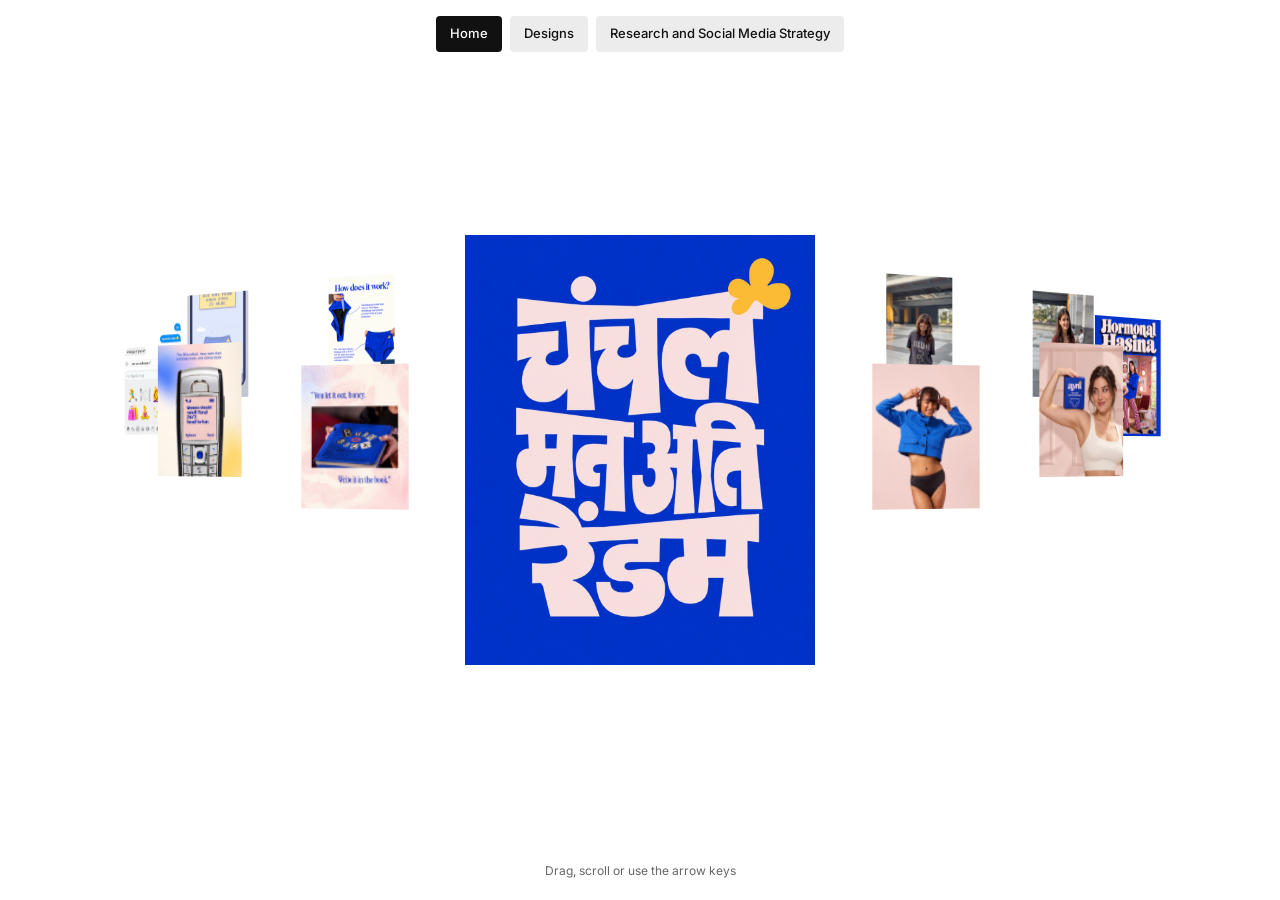
<file: index.html>
<!doctype html>
<html lang="en">
<head>
  <meta charset="utf-8">
  <meta name="viewport" content="width=device-width, initial-scale=1">
  <title>Aayushi Singh | Social Media Strategy for Ayni</title>
  <meta name="description" content="A portfolio of sample social media designs for the Social Media Executive role at Ayni, with the research and strategy behind them.">
  <meta property="og:type" content="website">
  <meta property="og:url" content="https://heyash007.github.io/ayni-sm-strategy/">
  <meta property="og:title" content="Aayushi Singh | Social Media Strategy for Ayni">
  <meta property="og:description" content="Sample social media designs and the research and strategy behind them, for the Social Media Executive role at Ayni.">
  <meta property="og:image" content="https://heyash007.github.io/ayni-sm-strategy/assets/designs/ayni-woman.jpg">
  <link rel="icon" href="favicon.svg" type="image/svg+xml">
  <link rel="preconnect" href="https://fonts.googleapis.com">
  <link rel="preconnect" href="https://fonts.gstatic.com" crossorigin>
  <link href="https://fonts.googleapis.com/css2?family=Inter:wght@400;500;600;700&display=swap" rel="stylesheet">
  <link rel="stylesheet" href="style.css">
</head>
<body data-page="gallery">
  <a class="skip" href="#gallery">Skip to gallery</a>
  <header class="site-header">
    <nav class="site-nav" aria-label="Main">
      <a class="pill on" href="index.html" aria-current="page">Home</a>
      <a class="pill" href="designs.html">Designs</a>
      <a class="pill" href="research.html">Research and Social Media Strategy</a>
    </nav>
    <div class="header-end"></div>
  </header>

  <main id="gallery" class="gallery" aria-roledescription="carousel" aria-label="Social media projects. Drag, scroll or use the left and right arrow keys to move through them.">
    <div class="stage" id="stage"></div>
    <p class="hint" aria-hidden="true">Drag, scroll or use the arrow keys</p>
  </main>

  <noscript><p class="noscript">This gallery needs JavaScript. <a href="research.html">Open the research page</a>.</p></noscript>
  <script src="main.js"></script>
</body>
</html>
</file>
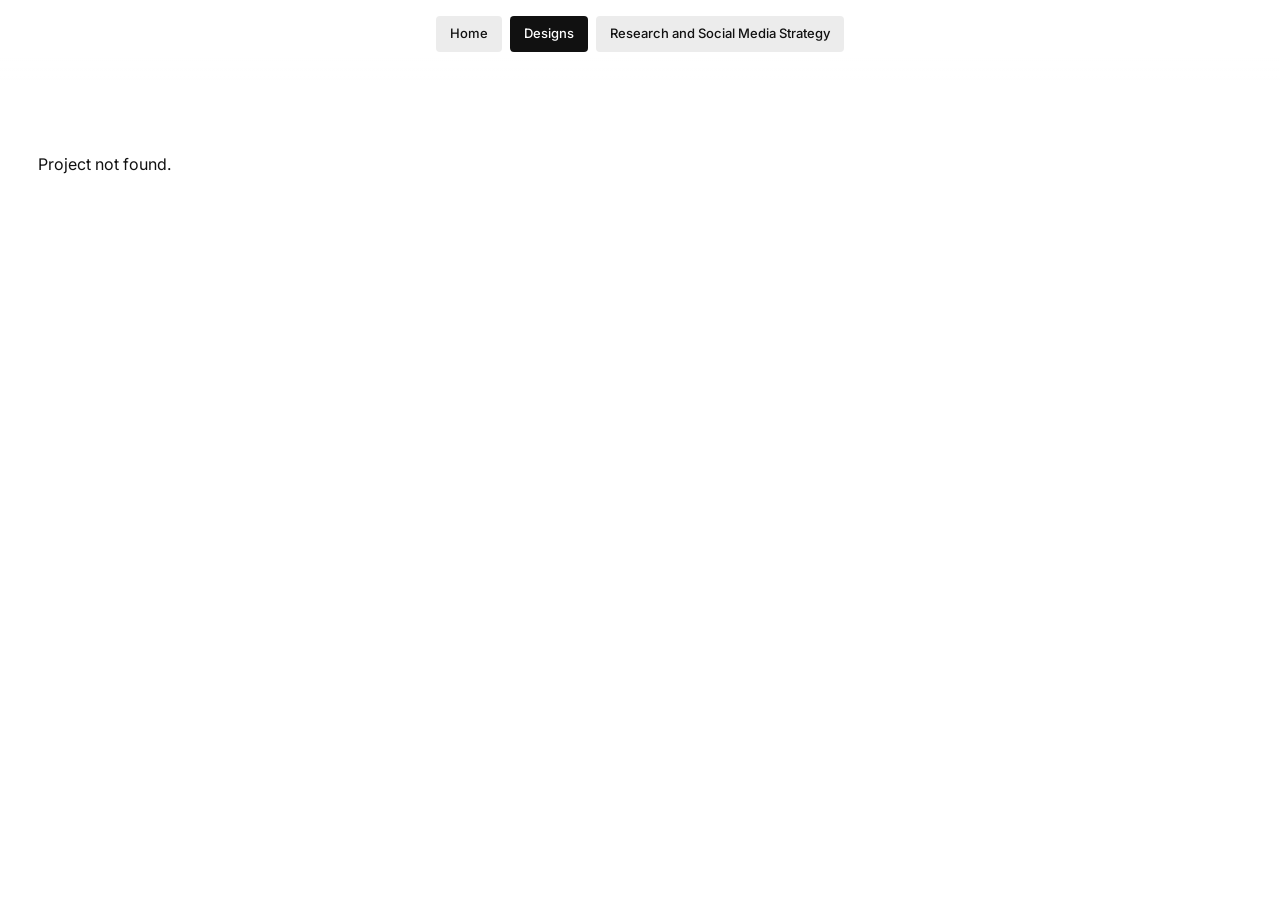
<file: project.html>
<!doctype html>
<html lang="en">
<head>
  <meta charset="utf-8">
  <meta name="viewport" content="width=device-width, initial-scale=1">
  <title>Case Study for Ayni</title>
  <meta name="description" content="A case study from a social media portfolio made for the Social Media Executive role at Ayni.">
  <meta property="og:type" content="website">
  <meta property="og:title" content="Case Study for Ayni">
  <meta property="og:description" content="A social media case study made for the Social Media Executive role at Ayni.">
  <meta property="og:image" content="assets/designs/ayni-gym-woman.jpg">
  <link rel="icon" href="favicon.svg" type="image/svg+xml">
  <link rel="preconnect" href="https://fonts.googleapis.com">
  <link rel="preconnect" href="https://fonts.gstatic.com" crossorigin>
  <link href="https://fonts.googleapis.com/css2?family=Inter:wght@400;500;600;700&display=swap" rel="stylesheet">
  <link rel="stylesheet" href="style.css">
</head>
<body data-page="project">
  <header class="site-header">
    <nav class="site-nav" aria-label="Main">
      <a class="pill" href="index.html">Home</a>
      <a class="pill on" href="designs.html" aria-current="page">Designs</a>
      <a class="pill" href="research.html">Research and Social Media Strategy</a>
    </nav>
    <div class="header-end"></div>
  </header>
  <main id="project" class="case">
    <noscript><p class="noscript">This page needs JavaScript to load the case study.</p></noscript>
  </main>
  <script src="main.js"></script>
</body>
</html>
</file>
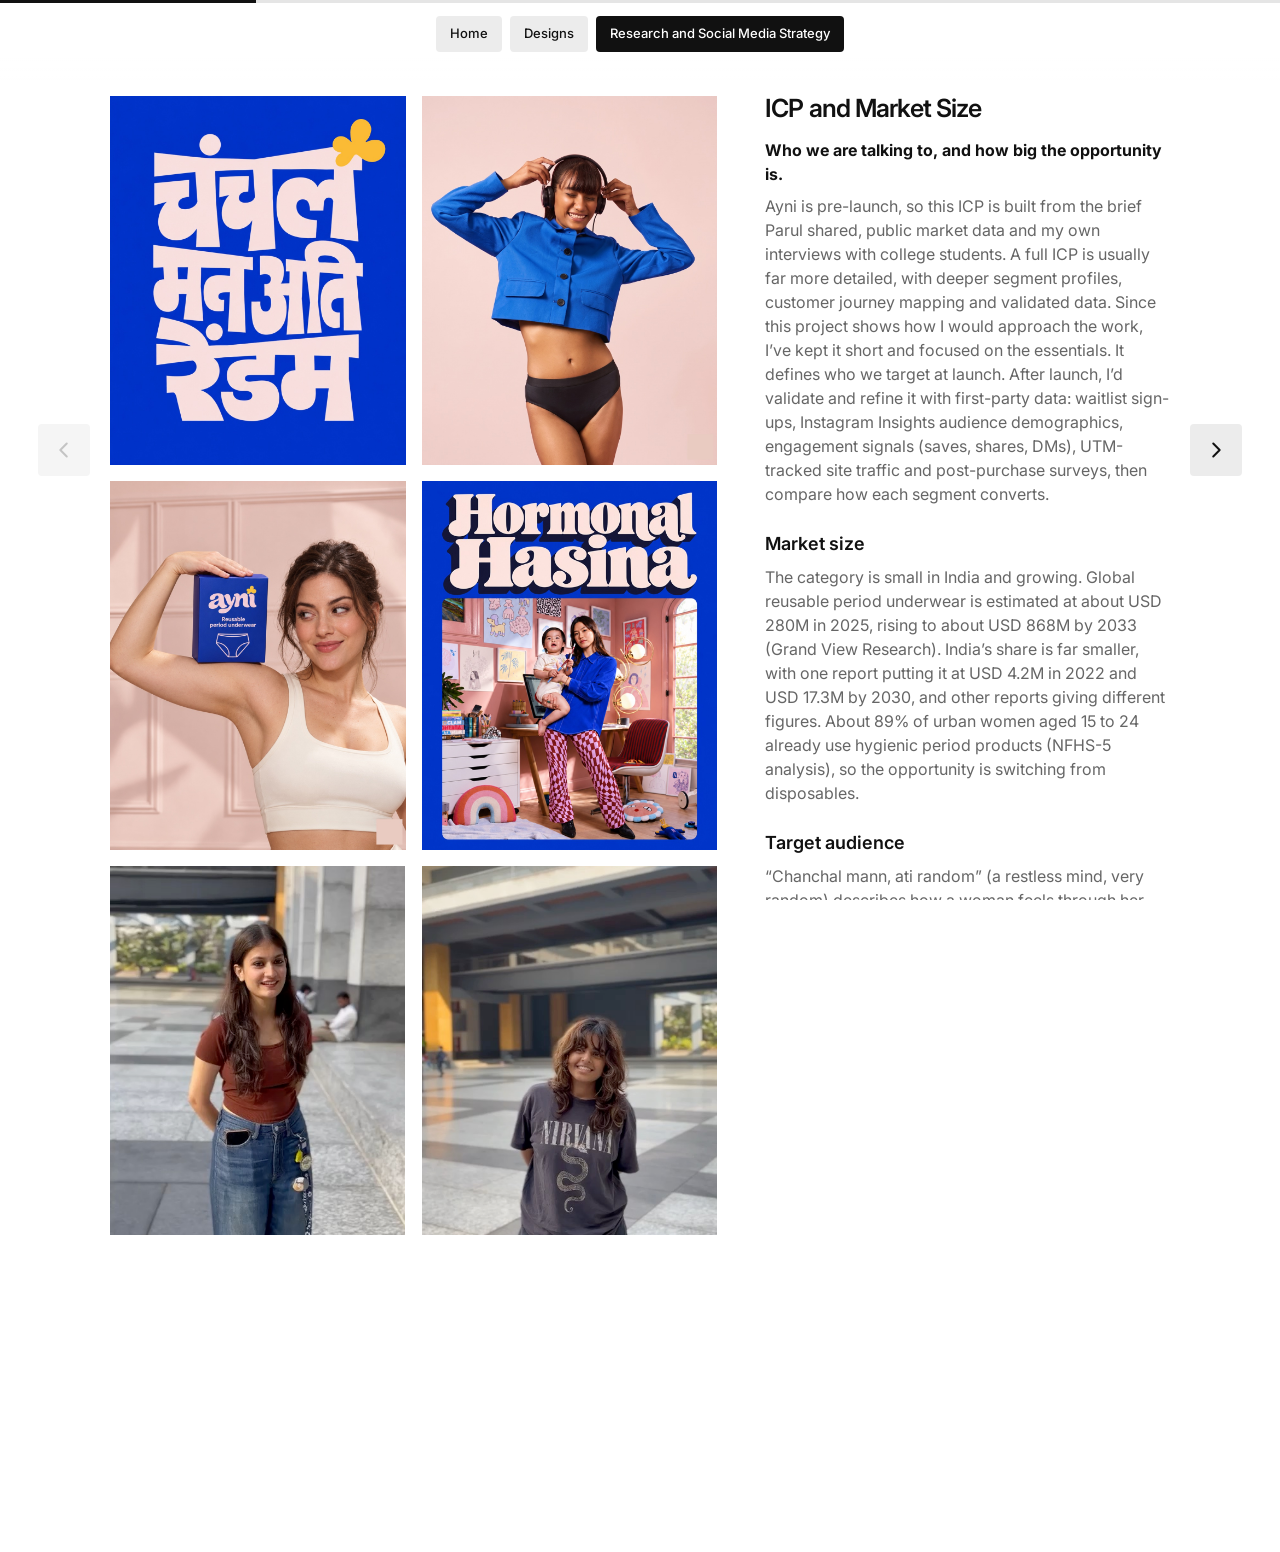
<file: research.html>
<!doctype html>
<html lang="en">
<head>
  <meta charset="utf-8">
  <meta name="viewport" content="width=device-width, initial-scale=1">
  <title>Research and Social Media Strategy for Ayni</title>
  <meta name="description" content="Research and strategy in five steps for the Social Media Executive role at Ayni, shown next to the designs they led to.">
  <meta property="og:type" content="website">
  <meta property="og:title" content="Research and Social Media Strategy for Ayni">
  <meta property="og:description" content="Five steps from audience research to engagement strategy, with sample designs alongside each step.">
  <meta property="og:image" content="https://heyash007.github.io/ayni-sm-strategy/assets/designs/ayni-gym-woman.jpg">
  <link rel="icon" href="favicon.svg" type="image/svg+xml">
  <link rel="preconnect" href="https://fonts.googleapis.com">
  <link rel="preconnect" href="https://fonts.gstatic.com" crossorigin>
  <link href="https://fonts.googleapis.com/css2?family=Inter:wght@400;500;600;700&display=swap" rel="stylesheet">
  <link rel="stylesheet" href="style.css">
</head>
<body data-page="research">
  <header class="site-header">
    <nav class="site-nav" aria-label="Main">
      <a class="pill" href="index.html">Home</a>
      <a class="pill" href="designs.html">Designs</a>
      <a class="pill on" href="research.html" aria-current="page">Research and Social Media Strategy</a>
    </nav>
    <div class="header-end"></div>
  </header>
  <main id="steps" class="steps">
    <noscript><p class="noscript">This page needs JavaScript to load the research content.</p></noscript>
  </main>
  <script src="main.js"></script>
</body>
</html>
</file>
<file: style.css>
:root {
  --bg: #fff;
  --ink: #111;
  --grey: #666;
  --pill: #ececec;
  --gap: 16px;
  --pad: clamp(16px, 3vw, 40px);
}
* { box-sizing: border-box; }
html { scroll-behavior: smooth; }
body {
  margin: 0;
  background: var(--bg);
  color: var(--ink);
  font-family: "Inter", "Helvetica Neue", Arial, sans-serif;
  font-size: 16px;
  line-height: 1.5;
  -webkit-font-smoothing: antialiased;
}
a { color: inherit; }
:focus-visible { outline: 2px solid var(--ink); outline-offset: 3px; }
.skip { position: absolute; left: 8px; top: -60px; background: var(--ink); color: #fff; padding: 8px 12px; border-radius: 6px; z-index: 100; }
.skip:focus { top: 8px; }

.site-header { position: fixed; top: 0; left: 0; right: 0; padding: 16px var(--pad); z-index: 50; display: grid; grid-template-columns: 1fr auto 1fr; align-items: center; gap: 8px; pointer-events: none; }
.site-header > * { pointer-events: auto; }
.site-nav { grid-column: 2; display: flex; gap: 8px; justify-content: center; }
.header-end { grid-column: 3; justify-self: end; display: flex; gap: 8px; }
.pill.on { background: var(--ink); color: #fff; }
.pill.on:hover { background: var(--ink); }
@media (max-width: 699px) {
  .site-header { grid-template-columns: 1fr; justify-items: center; }
  .site-nav, .header-end { grid-column: 1; }
  .header-end:empty { display: none; }
  .pill { font-size: 12px; padding: 7px 11px; }
}
.pill {
  display: inline-block;
  background: var(--pill);
  color: var(--ink);
  font-size: 13px;
  font-weight: 500;
  padding: 8px 14px;
  border-radius: 4px;
  text-decoration: none;
  transition: background .2s;
}
.pill:hover { background: #dedede; }

.noscript { padding: 96px var(--pad); }

/* ---------- Gallery: 3D carousel ---------- */
body[data-page="gallery"] { overflow: hidden; height: 100vh; height: 100dvh; }
.gallery { position: fixed; inset: 0; touch-action: pan-y; cursor: grab; user-select: none; -webkit-user-select: none; overflow: hidden; }
.gallery.dragging { cursor: grabbing; }
.stage { position: absolute; inset: 0; opacity: 0; transition: opacity .5s; }
.stage.ready { opacity: 1; }
.card {
  position: absolute;
  left: 50%;
  top: 50%;
  transform-origin: 50% 50%;
  will-change: transform, opacity;
}
.card-media { display: block; width: 100%; height: 100%; background: #f4f4f4; -webkit-user-drag: none; }
.card .media { display: block; width: 100%; height: 100%; object-fit: cover; opacity: 0; transition: opacity .6s; pointer-events: none; -webkit-user-drag: none; }
.card .media.loaded { opacity: 1; }

/* slim header above the featured image; solid, never faded */
.card-head {
  display: none;
  position: absolute;
  left: 0;
  right: 0;
  bottom: 100%;
  height: 30px;
  align-items: center;
  justify-content: space-between;
  gap: 8px;
  padding: 0 4px 0 8px;
  background: #e9e9e9;
  color: var(--ink);
  font-size: 13px;
}
.hero { z-index: 50; }
.hero .card-media { position: relative; }
.hero-layer { position: absolute; inset: 0; opacity: 0; transition: opacity .18s ease; }
.hero-layer.on { opacity: 1; }
.hero-layer .media { width: 100%; height: 100%; }
.card-title { font-weight: 500; white-space: nowrap; overflow: hidden; text-overflow: ellipsis; }
.card-cta {
  flex: none;
  background: var(--ink);
  color: #fff;
  font-size: 12px;
  font-weight: 500;
  line-height: 1;
  padding: 6px 9px;
  border-radius: 2px;
  text-decoration: none;
}
.card-cta:focus-visible { outline: 2px solid var(--ink); outline-offset: 2px; }
.hint { position: absolute; left: 0; right: 0; bottom: 20px; margin: 0; text-align: center; font-size: 12px; color: var(--grey); pointer-events: none; }
.sr-only { position: absolute; width: 1px; height: 1px; overflow: hidden; clip: rect(0 0 0 0); white-space: nowrap; }

/* ---------- Case study ---------- */
.case { padding: 88px var(--pad) 120px; display: flex; flex-direction: column; gap: 32px; }
.case-title { font-size: clamp(32px, 4.4vw, 52px); line-height: 1.02; letter-spacing: -0.035em; font-weight: 600; margin: 0 0 28px; }
.case-section { margin: 0 0 22px; }
.case-section h2 { font-size: 12px; font-weight: 500; color: var(--grey); margin: 0 0 4px; }
.case-section p { margin: 0; font-size: 15px; }
.case-section .tbd { color: var(--grey); }
.case-link { display: inline-block; margin: 6px 0 24px; font-size: 14px; font-weight: 500; border-bottom: 1px solid var(--ink); text-decoration: none; }
.case-nav { display: flex; flex-direction: column; gap: 6px; font-size: 13px; color: var(--grey); }
.case-nav a { color: var(--grey); }
.case-gallery { column-count: 1; column-gap: var(--gap); }
.case-gallery .design { margin: 0 0 var(--gap); }
.case-missing { padding-top: 40px; }

/* ---------- Research ---------- */
.steps { padding: 88px var(--pad) 0; }
.step { display: flex; flex-direction: column; gap: 24px; margin-bottom: clamp(80px, 14vw, 180px); scroll-margin-top: 80px; }
.step-text { display: contents; }
.step-head { order: 1; }
.step-media { order: 2; }
.step-more { order: 3; }

.step-label { font-size: 13px; color: var(--grey); margin: 0 0 12px; }
.step-title { font-size: clamp(32px, 5vw, 56px); line-height: 1.02; letter-spacing: -0.035em; font-weight: 600; margin: 0 0 16px; }
.step-summary { font-weight: 700; margin: 0 0 8px; }
.step-note { font-size: 13px; color: var(--grey); margin: 0 0 16px; }
.step-para { color: var(--grey); margin: 0; }

.step-media { column-count: 1; column-gap: var(--gap); }
.design { break-inside: avoid; margin: 0 0 var(--gap); }
.design .media { display: block; width: 100%; height: auto; background: #f4f4f4; }
.design-empty { color: var(--grey); font-size: 13px; background: #f4f4f4; padding: 48px 16px; text-align: center; }

.facts { display: grid; grid-template-columns: 1fr 1fr; gap: 20px 16px; margin: 0 0 24px; padding: 0; }
.facts div { margin: 0; }
.facts dt { font-size: 12px; color: var(--grey); margin: 0 0 2px; }
.facts dd { margin: 0; font-size: 15px; font-weight: 500; }
.insight { margin: 0 0 20px; font-size: 15px; }
.insight strong { font-weight: 600; margin-right: 6px; }
.toggle {
  font: inherit;
  font-size: 14px;
  font-weight: 500;
  background: none;
  border: 0;
  border-bottom: 1px solid var(--ink);
  padding: 0 0 2px;
  cursor: pointer;
  color: var(--ink);
}
.full-text { margin-top: 16px; color: var(--grey); font-size: 15px; }
.full-text[hidden] { display: none; }
.full-text p { margin: 0 0 12px; }

.closing { padding: 40px var(--pad) 120px; border-top: 1px solid var(--ink); display: grid; gap: 40px; }
.closing h2 { font-size: clamp(28px, 4vw, 44px); letter-spacing: -0.03em; line-height: 1.05; margin: 0 0 16px; font-weight: 600; }
.closing ul { margin: 0; padding: 0; list-style: none; }
.closing li { padding: 10px 0 10px 32px; border-bottom: 1px solid #e5e5e5; position: relative; }
.closing li::before { content: ""; position: absolute; left: 0; top: 14px; width: 16px; height: 16px; border: 1.5px solid var(--ink); border-radius: 3px; }
.closing .contact a { font-size: clamp(18px, 2.4vw, 24px); font-weight: 500; }
.closing p { margin: 0 0 8px; }

@media (min-width: 900px) {
  .case { display: grid; grid-template-columns: 2fr 3fr; gap: 56px; align-items: start; padding-top: 96px; }
  .case-text { position: sticky; top: 80px; max-height: calc(100vh - 96px); overflow-y: auto; }
  .case-gallery { column-count: 2; }
  .case-gallery.single { column-count: 1; max-width: 640px; }
}

@media (min-width: 900px) {
  .steps { padding-top: 96px; }
  .step { display: grid; grid-template-columns: 3fr 2fr; gap: 48px; align-items: start; }
  .step-text {
    display: block;
    grid-column: 2;
    grid-row: 1;
    position: sticky;
    top: 80px;
    max-height: calc(100vh - 96px);
    overflow-y: auto;
    padding-bottom: 8px;
  }
  .step-head, .step-more { order: 0; }
  .step-head { margin-bottom: 28px; }
  .step-media { grid-column: 1; grid-row: 1; order: 0; column-count: 2; }
  .step-media.single { column-count: 1; max-width: 560px; }
  .closing { grid-template-columns: 1fr 1fr; gap: 48px; }
}

@media (prefers-reduced-motion: reduce) {
  html { scroll-behavior: auto; }
  .card .media, .stage, .hero-layer { transition: none; }
}

.sound {
  font: inherit;
  font-size: 13px;
  font-weight: 500;
  background: var(--pill);
  color: var(--ink);
  border: 0;
  border-radius: 4px;
  padding: 8px 14px;
  cursor: pointer;
  transition: background .2s;
}
.sound:hover { background: #dedede; }

/* Designs grid */
.designs { padding: 96px var(--pad) 96px; max-width: 1280px; margin: 0 auto; }
.grid { list-style: none; margin: 0; padding: 0; display: grid; grid-template-columns: repeat(2, 1fr); gap: 20px; }
@media (min-width: 640px) { .grid { grid-template-columns: repeat(3, 1fr); gap: 28px; } }
@media (min-width: 980px) { .grid { grid-template-columns: repeat(4, 1fr); gap: 32px; } }
.tile-link { position: relative; display: block; width: 100%; aspect-ratio: 4 / 5; padding: 0; border: 0; border-radius: 6px; overflow: hidden; background: #eee; cursor: pointer; }
.tile-img { display: block; width: 100%; height: 100%; object-fit: cover; transition: transform .4s; }
.tile-link:hover .tile-img { transform: scale(1.03); }
.tile { position: relative; }
.tile-audio { position: absolute; top: 10px; right: 10px; z-index: 2; width: 30px; height: 30px; padding: 0; border: 0; display: grid; place-items: center; border-radius: 50%; background: rgba(0,0,0,.55); color: #fff; cursor: pointer; }
.tile-audio:focus-visible { outline: 2px solid #fff; outline-offset: 2px; box-shadow: 0 0 0 4px var(--ink); }
.viewer { position: fixed; inset: 0; z-index: 200; background: #000; }
.viewer video, .viewer img { position: absolute; inset: 0; width: 100%; height: 100%; object-fit: contain; object-position: center; background: #000; }
.viewer-close { position: absolute; top: 16px; right: 16px; z-index: 5; background: rgba(255,255,255,.9); color: var(--ink); border: 0; border-radius: 4px; padding: 8px 14px; font: inherit; font-size: 13px; font-weight: 500; cursor: pointer; }
.viewer-close:focus-visible { outline: 2px solid #fff; outline-offset: 3px; }
.no-scroll { overflow: hidden; }
@media (prefers-reduced-motion: reduce) { .tile-img { transition: none; } .tile-link:hover .tile-img { transform: none; } }

/* Research pager: arrows at the screen edges, a counter in the corner, a thin progress line on top */
.steps { padding-bottom: 120px; }
.pager-progress { position: fixed; top: 0; left: 0; right: 0; height: 3px; background: #e5e5e5; z-index: 60; }
.pager-progress span { display: block; height: 100%; background: var(--ink); transition: width .3s; }
.pager-btn { position: fixed; bottom: 20px; z-index: 50; width: 52px; height: 52px; border: 0; border-radius: 4px; background: var(--pill); color: var(--ink); display: grid; place-items: center; padding: 0; cursor: pointer; transition: background .2s, color .2s; }
.pager-prev { left: var(--pad); }
.pager-next { right: var(--pad); }
.pager-btn:hover:not(:disabled) { background: #dedede; }
.pager-btn:disabled { color: #c4c4c4; background: #f5f5f5; cursor: default; }
.pager-btn:focus-visible { outline: 2px solid var(--ink); outline-offset: 3px; }
.pager-count { position: fixed; bottom: 32px; left: 50%; transform: translateX(-50%); margin: 0; font-size: 13px; font-weight: 500; z-index: 50; }
@media (min-width: 900px) {
  .pager-btn { bottom: auto; top: 50%; margin-top: -26px; }
  .pager-count { bottom: 20px; }
  .steps { padding-left: calc(var(--pad) + 72px); padding-right: calc(var(--pad) + 72px); }
}
@media (prefers-reduced-motion: reduce) { .pager-progress span { transition: none; } }
[hidden] { display: none !important; }

/* Research: designs sit side by side, two per row, all the same size */
.step-media { display: grid; grid-template-columns: repeat(2, 1fr); gap: var(--gap); column-count: auto; align-content: start; }
.step-media .design { margin: 0; aspect-ratio: 4 / 5; overflow: hidden; }
.step-media .design .media { height: 100%; object-fit: cover; }
.step-media .design-empty { grid-column: 1 / -1; }
@media (min-width: 900px) { .step-media, .step-media.single { column-count: auto; } .step-media.single { max-width: none; } }

.design.playable { cursor: pointer; }
.step-note.step-note-body { font-size: inherit; line-height: inherit; }

.step-sub { font-size: 18px; font-weight: 600; margin: 24px 0 8px; }
.step-market { margin: 0; color: var(--grey); }

.step-title { white-space: nowrap; }
.step-para + .step-para { margin-top: 16px; }

/* tall (9:16) videos sit side by side, shown in full */
.step-media .design.tall { aspect-ratio: 9 / 16; }
.step-media .design.tall .media { object-fit: contain; background: #000; }
.step-media .design.tall { border: 1px solid #d9d9d9; box-sizing: border-box; }

.step-toggle { margin-top: 20px; }
.table-wrap { overflow-x: auto; -webkit-overflow-scrolling: touch; }
.table-wrap:focus-visible { outline: 2px solid var(--ink); outline-offset: 2px; }
.compare { border-collapse: collapse; width: 100%; min-width: 560px; font-size: 13px; line-height: 1.4; color: var(--ink); }
.compare th, .compare td { text-align: left; vertical-align: top; padding: 10px 12px 10px 0; border: 0; border-bottom: 1px solid #e5e5e5; font-weight: 400; }
.compare thead th { font-weight: 600; border-bottom-color: #cfcfcf; }
.compare tbody th { width: 96px; min-width: 96px; font-weight: 600; }
.compare td { min-width: 150px; color: var(--grey); }
.table-note { margin: 10px 0 0; font-size: 12px; color: var(--grey); }
.step-head, .table-wrap { min-width: 0; max-width: 100%; }
.step-table { margin-top: 24px; }

/* wide screenshots: one per row, full width, natural shape */
.step-media .design.wide { grid-column: 1 / -1; aspect-ratio: auto; overflow: visible; }
.step-media .design.wide .media { height: auto; object-fit: initial; }

/* Content funnel diagram: inverted triangle in three shades of blue */
:root { --f1: #4a69dc; --f2: #3555c4; --f3: #243f9e; }
.step-media .funnel { grid-column: 1 / -1; margin: 0; }
.funnel-tri { position: relative; width: 100%; max-width: 600px; margin: 0 auto; aspect-ratio: 1 / 0.95; container-type: inline-size; }
.tri-band { position: absolute; left: 0; width: 100%; color: #fff; display: flex; justify-content: center; text-align: center; box-sizing: border-box; }
.band-1 { top: 0; height: 26%; background: var(--f1); clip-path: polygon(0 0, 100% 0, 87% 100%, 13% 100%); padding-top: 3.5%; }
.band-2 { top: 26%; height: 32%; background: var(--f2); clip-path: polygon(13% 0, 87% 0, 71% 100%, 29% 100%); padding-top: 3%; }
.band-3 { top: 58%; height: 42%; background: var(--f3); clip-path: polygon(29% 0, 71% 0, 50% 100%); padding-top: 2.5%; }
.tri-text { display: flex; flex-direction: column; gap: 2px; align-items: center; }
.band-1 .tri-text { max-width: 60%; }
.band-2 .tri-text { max-width: 46%; }
.band-3 .tri-text { max-width: 34%; }
.tri-name { font-size: clamp(12px, 4cqw, 22px); font-weight: 600; line-height: 1.1; letter-spacing: -0.01em; }
.tri-stage { font-size: clamp(8.5px, 2.2cqw, 12px); opacity: .85; line-height: 1.2; }
.tri-items { list-style: none; margin: 4px 0 0; padding: 0; font-size: clamp(9px, 2.5cqw, 14px); line-height: 1.3; }
.tri-items li { margin: 0 0 1px; }
.funnel-note { margin: 16px 0 0; font-size: 13px; color: var(--grey); text-align: center; }
.funnel-mix { margin-top: 28px; padding-top: 20px; border-top: 1px solid #e5e5e5; }
.funnel-mix-title { margin: 0 0 12px; font-size: 18px; font-weight: 600; }
.funnel-mix-rows { list-style: none; margin: 0; padding: 0; }
.funnel-mix-rows li { display: grid; grid-template-columns: 110px 1fr; gap: 16px; padding: 12px 0; border-bottom: 1px solid #e5e5e5; font-size: 14px; line-height: 1.45; }
.mix-when { font-weight: 600; }
.mix-text { color: var(--grey); }
.mix-bar { display: flex; margin-top: 10px; border-radius: 4px; overflow: hidden; }
.mix-seg { padding: 8px 10px; font-size: 12px; font-weight: 500; white-space: nowrap; overflow: hidden; color: #fff; }
.mix-seg.seg-1 { background: var(--f1); }
.mix-seg.seg-2 { background: var(--f2); }
.mix-seg.seg-3 { background: var(--f3); }
@media (max-width: 520px) { .funnel-mix-rows li { grid-template-columns: 1fr; gap: 4px; } .mix-seg { padding: 8px 6px; font-size: 11px; } }

/* Large desktop screens */
@media (min-width: 900px) {
  /* pills never sit directly on top of content as the page scrolls */
  body:not([data-page="gallery"]) .site-header { background: linear-gradient(#fff 65%, rgba(255,255,255,0)); padding-bottom: 28px; }
}
@media (min-width: 1700px) {
  .steps, .case { max-width: 1600px; margin-left: auto; margin-right: auto; }
  .designs { max-width: 1480px; }
}
</file>
